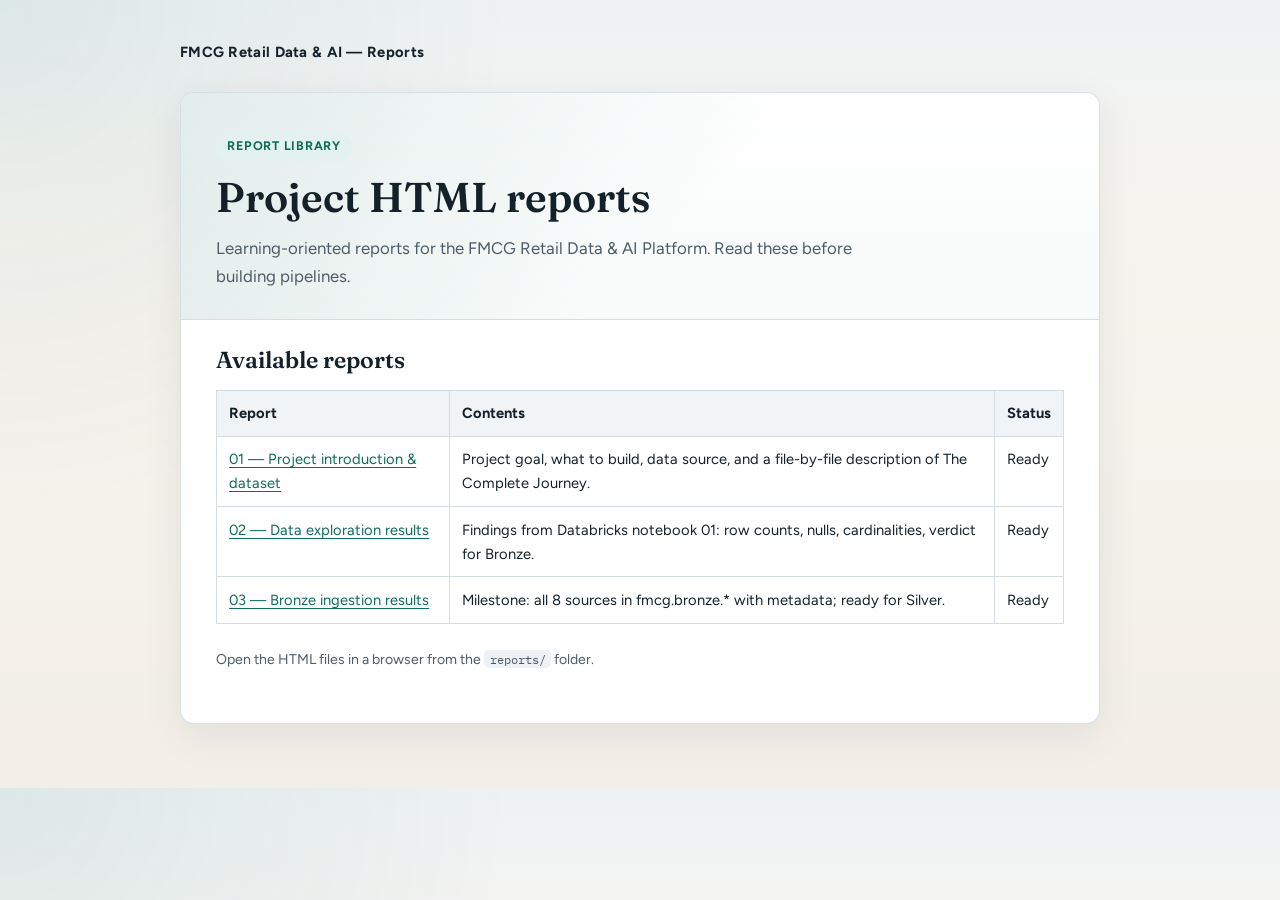
<file: reports/index.html>
<!DOCTYPE html>
<html lang="en">
<head>
  <meta charset="UTF-8" />
  <meta name="viewport" content="width=device-width, initial-scale=1" />
  <title>FMCG Reports — Index</title>
  <link rel="preconnect" href="https://fonts.googleapis.com" />
  <link rel="preconnect" href="https://fonts.gstatic.com" crossorigin />
  <link href="https://fonts.googleapis.com/css2?family=Figtree:wght@400;600;700&family=Fraunces:opsz,wght@9..144,500;9..144,650&family=IBM+Plex+Mono:wght@400;500&display=swap" rel="stylesheet" />
  <link rel="stylesheet" href="assets/report.css" />
</head>
<body>
  <div class="wrap">
    <nav class="topnav">
      <span class="brand">FMCG Retail Data &amp; AI — Reports</span>
    </nav>

    <article class="panel">
      <header class="hero">
        <p class="eyebrow">Report library</p>
        <h1>Project HTML reports</h1>
        <p class="lede">Learning-oriented reports for the FMCG Retail Data &amp; AI Platform. Read these before building pipelines.</p>
      </header>

      <div class="content">
        <h2 style="border-top: none; margin-top: 1.2rem; padding-top: 0;">Available reports</h2>
        <table>
          <thead>
            <tr>
              <th>Report</th>
              <th>Contents</th>
              <th>Status</th>
            </tr>
          </thead>
          <tbody>
            <tr>
              <td><a href="01-project-introduction-and-dataset.html">01 — Project introduction &amp; dataset</a></td>
              <td>Project goal, what to build, data source, and a file-by-file description of The Complete Journey.</td>
              <td>Ready</td>
            </tr>
            <tr>
              <td><a href="02-data-exploration-results.html">02 — Data exploration results</a></td>
              <td>Findings from Databricks notebook 01: row counts, nulls, cardinalities, verdict for Bronze.</td>
              <td>Ready</td>
            </tr>
            <tr>
              <td><a href="03-bronze-ingestion-results.html">03 — Bronze ingestion results</a></td>
              <td>Milestone: all 8 sources in fmcg.bronze.* with metadata; ready for Silver.</td>
              <td>Ready</td>
            </tr>
          </tbody>
        </table>
        <p class="footer">Open the HTML files in a browser from the <span class="path">reports/</span> folder.</p>
      </div>
    </article>
  </div>
</body>
</html>
</file>
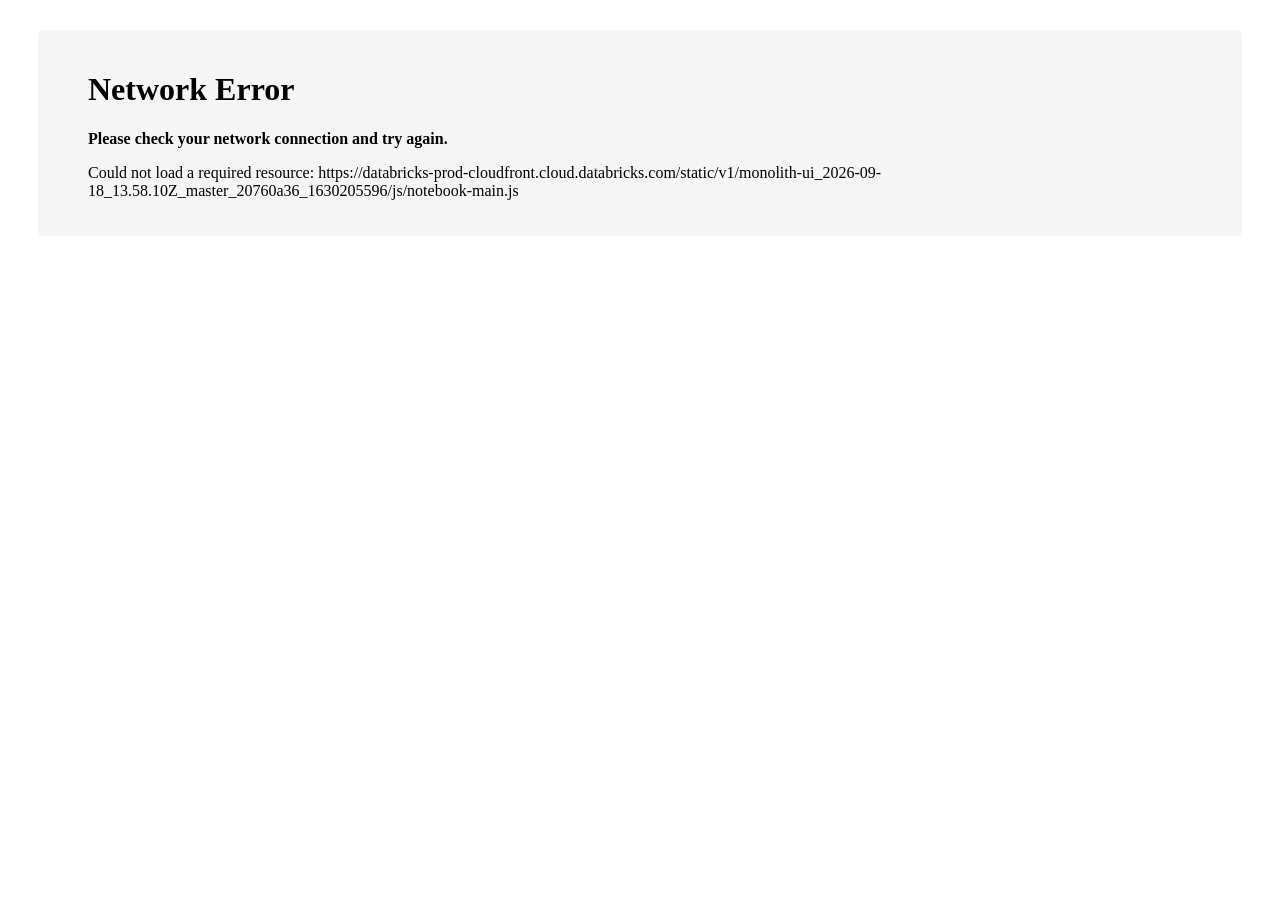
<file: notebooks/01_data_exploration.html>
<!DOCTYPE html>
<html>
<head>
  <meta name="databricks-html-version" content="1">
<title>01_data_exploration - Databricks</title>

<meta charset="utf-8">
<meta name="google" content="notranslate">
<meta name="robots" content="nofollow, noindex">
<meta http-equiv="Content-Language" content="en">
<meta http-equiv="Content-Type" content="text/html; charset=UTF8">

<link rel="stylesheet" type="text/css" href="https://databricks-prod-cloudfront.cloud.databricks.com/static/v1/monolith-ui_2026-09-18_13.58.10Z_master_20760a36_1630205596/css/notebook-main.css">
<link rel="icon" type="image/png" href="https://databricks-prod-cloudfront.cloud.databricks.com/static/v1/monolith-ui_2026-09-18_13.58.10Z_master_20760a36_1630205596/login/favicon.ico"/>
<script>window.__STATIC_SETTINGS__ = {"sandboxForSandboxFrame":"allow-scripts allow-popups allow-popups-to-escape-sandbox allow-forms allow-same-origin allow-downloads","databricks.fe.deploymentMode":"production","deploymentMode":"production","staticNotebookResourceUrl_new":"https://databricks-prod-cloudfront.cloud.databricks.com/static/v1/monolith-ui_2026-09-18_13.58.10Z_master_20760a36_1630205596/","databricks.fe.eda.sandboxForSandboxFrame":"allow-scripts allow-popups allow-popups-to-escape-sandbox allow-forms allow-same-origin allow-downloads","enableResultsDownloading":true,"disableExportNotebook":false,"enableNotebookTableClipboard":true,"enableExportNotebook":true,"staticNotebookResourceUrl":"https://databricks-prod-cloudfront.cloud.databricks.com/static/v1/monolith-ui_2026-09-18_13.58.10Z_master_20760a36_1630205596/","disableResultsDownloading":true};</script>
<script>var __DATABRICKS_NOTEBOOK_MODEL = '[base64]';</script>

</head>
<body>  <script>
window.addEventListener('load', function(event) {
  if (window.mainJsLoadError) {
    var u = 'https://databricks-prod-cloudfront.cloud.databricks.com/static/v1/monolith-ui_2026-09-18_13.58.10Z_master_20760a36_1630205596/js/notebook-main.js';
    var b = document.getElementsByTagName('body')[0];
    var c = document.createElement('div');
    c.innerHTML = ('<h1 class="error-static-notebook">Network Error</h1>' +
      '<p><b>Please check your network connection and try again.</b></p>' +
      '<p>Could not load a required resource: ' + u + '</p>');
    c.style.margin = '30px';
    c.style.padding = '20px 50px';
    c.style.backgroundColor = '#f5f5f5';
    c.style.borderRadius = '5px';
    b.appendChild(c);
  }
});
</script>
<script
 src="https://databricks-prod-cloudfront.cloud.databricks.com/static/v1/monolith-ui_2026-09-18_13.58.10Z_master_20760a36_1630205596/js/notebook-main.js"
 onerror="window.mainJsLoadError = true;"
 charset="utf-8"></script>
<script
 src="https://databricks-prod-cloudfront.cloud.databricks.com/static/v1/monolith-ui_2026-09-18_13.58.10Z_master_20760a36_1630205596/js/metrics-graphics.js"
 onerror="window.mainJsLoadError = true;"
 charset="utf-8"></script>
</body>
</html>
</file>
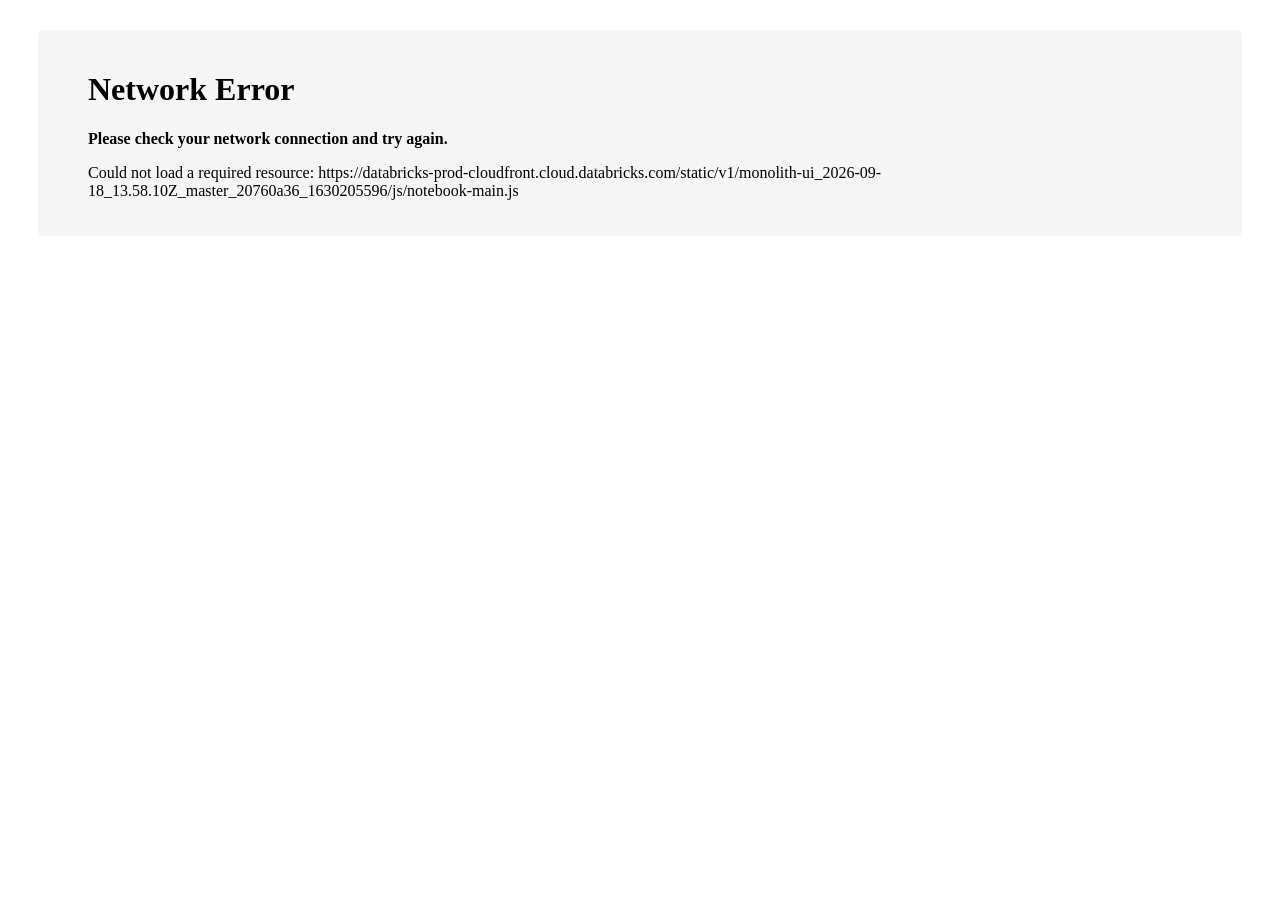
<file: notebooks/02_bronze_ingestion.html>
<!DOCTYPE html>
<html>
<head>
  <meta name="databricks-html-version" content="1">
<title>02_bronze_ingestion - Databricks</title>

<meta charset="utf-8">
<meta name="google" content="notranslate">
<meta name="robots" content="nofollow, noindex">
<meta http-equiv="Content-Language" content="en">
<meta http-equiv="Content-Type" content="text/html; charset=UTF8">

<link rel="stylesheet" type="text/css" href="https://databricks-prod-cloudfront.cloud.databricks.com/static/v1/monolith-ui_2026-09-18_13.58.10Z_master_20760a36_1630205596/css/notebook-main.css">
<link rel="icon" type="image/png" href="https://databricks-prod-cloudfront.cloud.databricks.com/static/v1/monolith-ui_2026-09-18_13.58.10Z_master_20760a36_1630205596/login/favicon.ico"/>
<script>window.__STATIC_SETTINGS__ = {"sandboxForSandboxFrame":"allow-scripts allow-popups allow-popups-to-escape-sandbox allow-forms allow-same-origin allow-downloads","databricks.fe.deploymentMode":"production","deploymentMode":"production","staticNotebookResourceUrl_new":"https://databricks-prod-cloudfront.cloud.databricks.com/static/v1/monolith-ui_2026-09-18_13.58.10Z_master_20760a36_1630205596/","databricks.fe.eda.sandboxForSandboxFrame":"allow-scripts allow-popups allow-popups-to-escape-sandbox allow-forms allow-same-origin allow-downloads","enableResultsDownloading":true,"disableExportNotebook":false,"enableNotebookTableClipboard":true,"enableExportNotebook":true,"staticNotebookResourceUrl":"https://databricks-prod-cloudfront.cloud.databricks.com/static/v1/monolith-ui_2026-09-18_13.58.10Z_master_20760a36_1630205596/","disableResultsDownloading":true};</script>
<script>var __DATABRICKS_NOTEBOOK_MODEL = '[base64]';</script>

</head>
<body>  <script>
window.addEventListener('load', function(event) {
  if (window.mainJsLoadError) {
    var u = 'https://databricks-prod-cloudfront.cloud.databricks.com/static/v1/monolith-ui_2026-09-18_13.58.10Z_master_20760a36_1630205596/js/notebook-main.js';
    var b = document.getElementsByTagName('body')[0];
    var c = document.createElement('div');
    c.innerHTML = ('<h1 class="error-static-notebook">Network Error</h1>' +
      '<p><b>Please check your network connection and try again.</b></p>' +
      '<p>Could not load a required resource: ' + u + '</p>');
    c.style.margin = '30px';
    c.style.padding = '20px 50px';
    c.style.backgroundColor = '#f5f5f5';
    c.style.borderRadius = '5px';
    b.appendChild(c);
  }
});
</script>
<script
 src="https://databricks-prod-cloudfront.cloud.databricks.com/static/v1/monolith-ui_2026-09-18_13.58.10Z_master_20760a36_1630205596/js/notebook-main.js"
 onerror="window.mainJsLoadError = true;"
 charset="utf-8"></script>
<script
 src="https://databricks-prod-cloudfront.cloud.databricks.com/static/v1/monolith-ui_2026-09-18_13.58.10Z_master_20760a36_1630205596/js/metrics-graphics.js"
 onerror="window.mainJsLoadError = true;"
 charset="utf-8"></script>
</body>
</html>
</file>
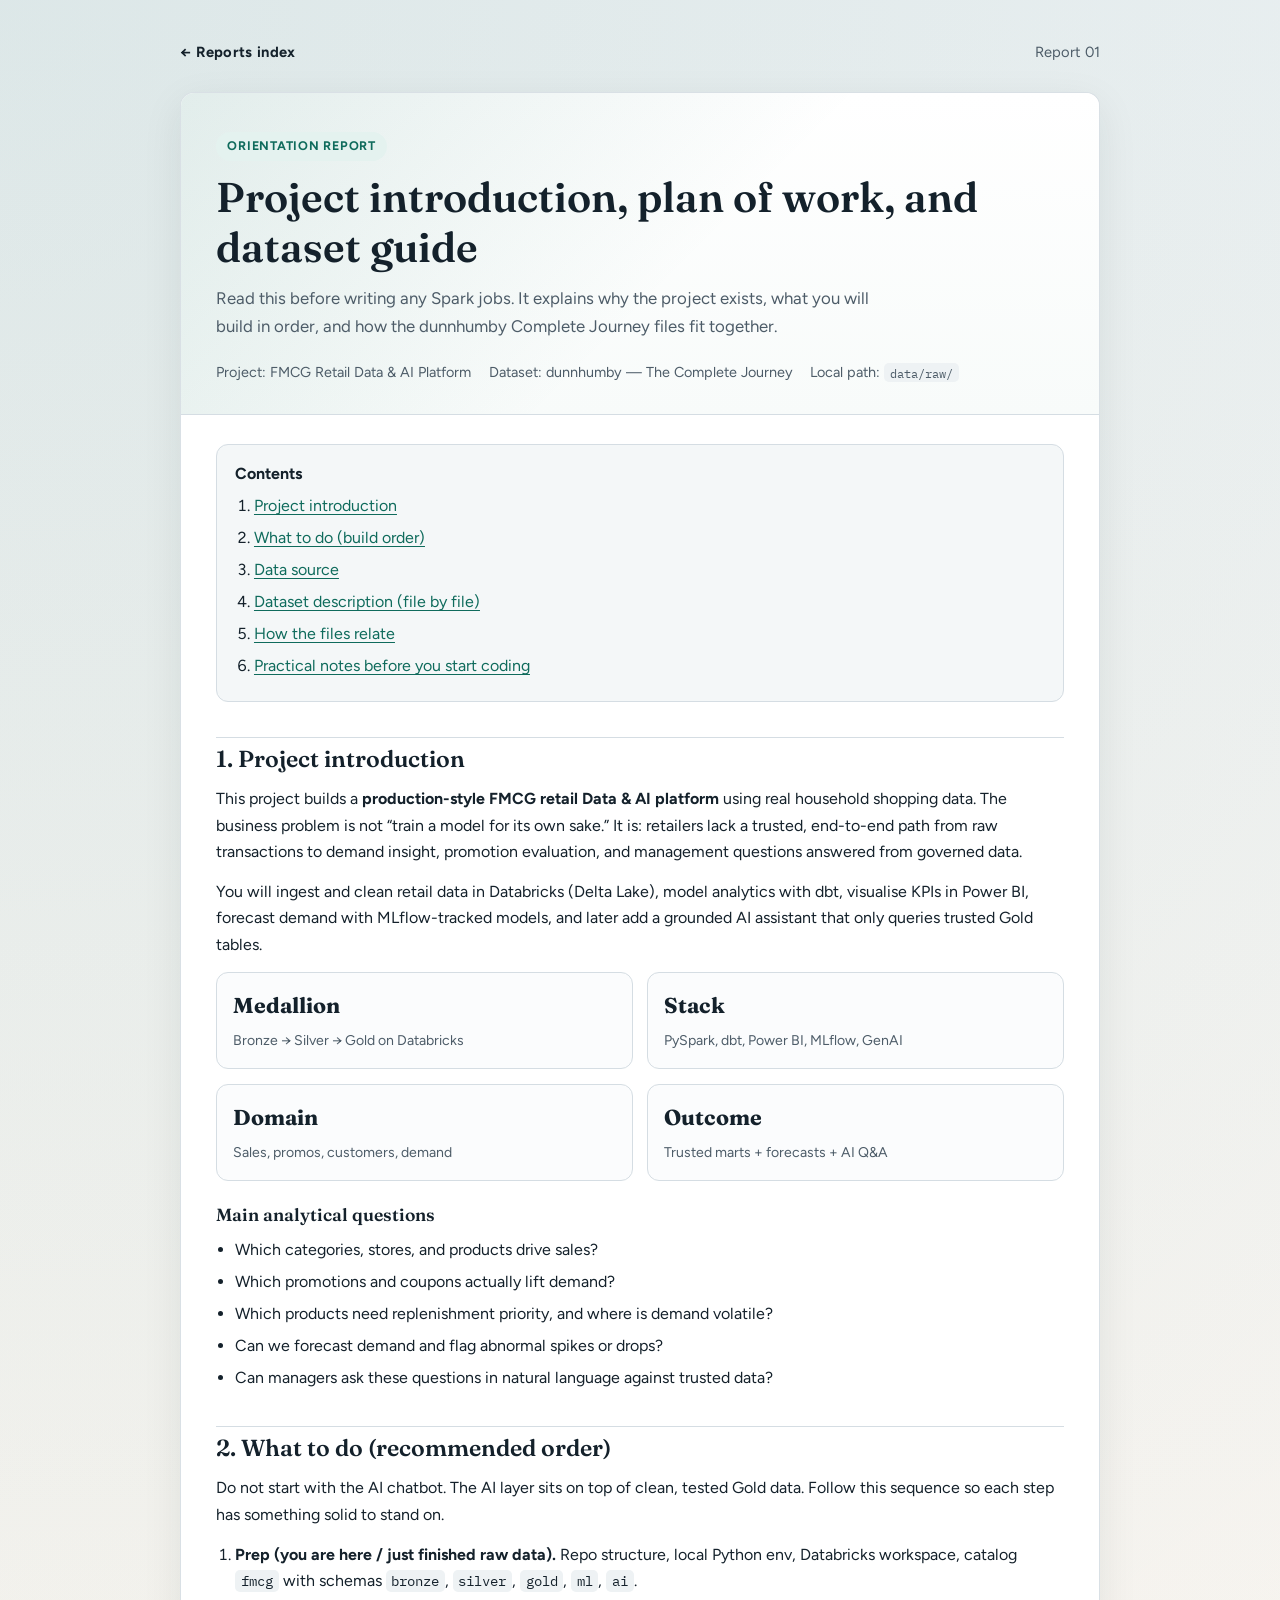
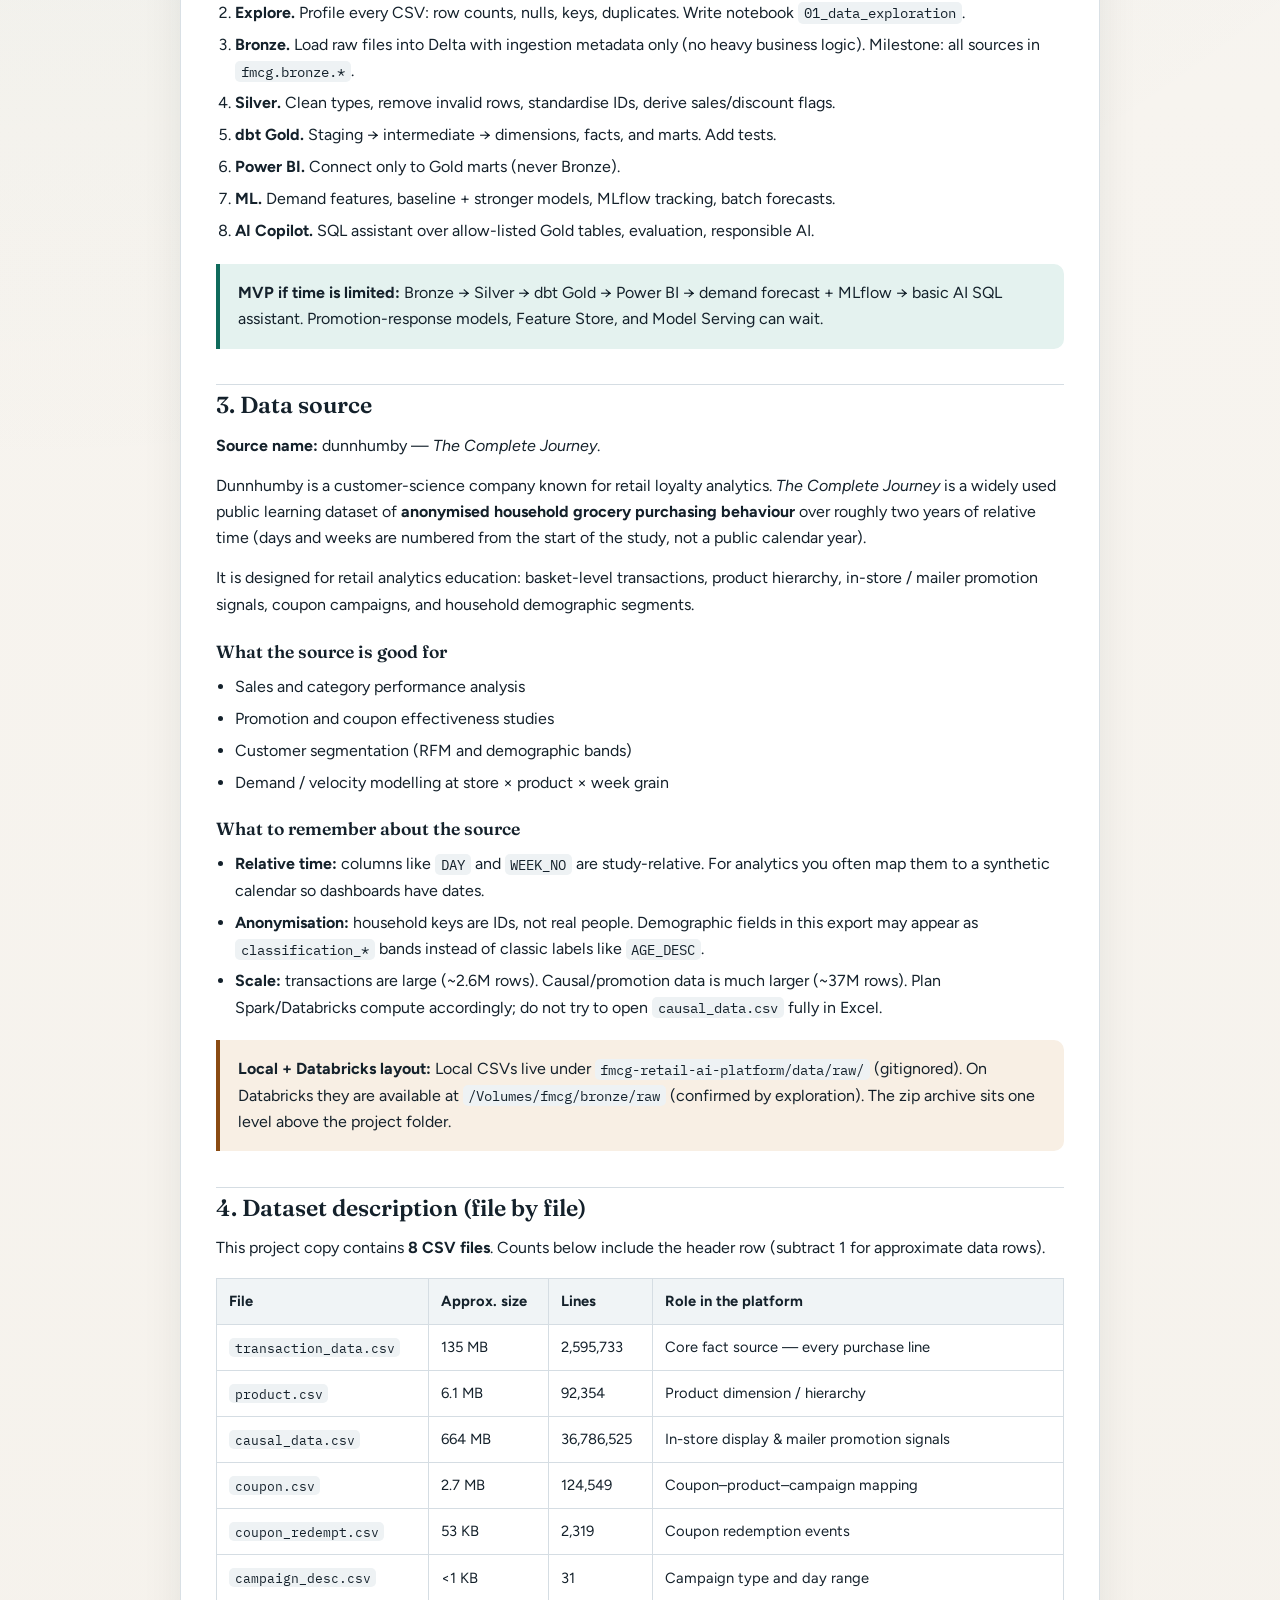
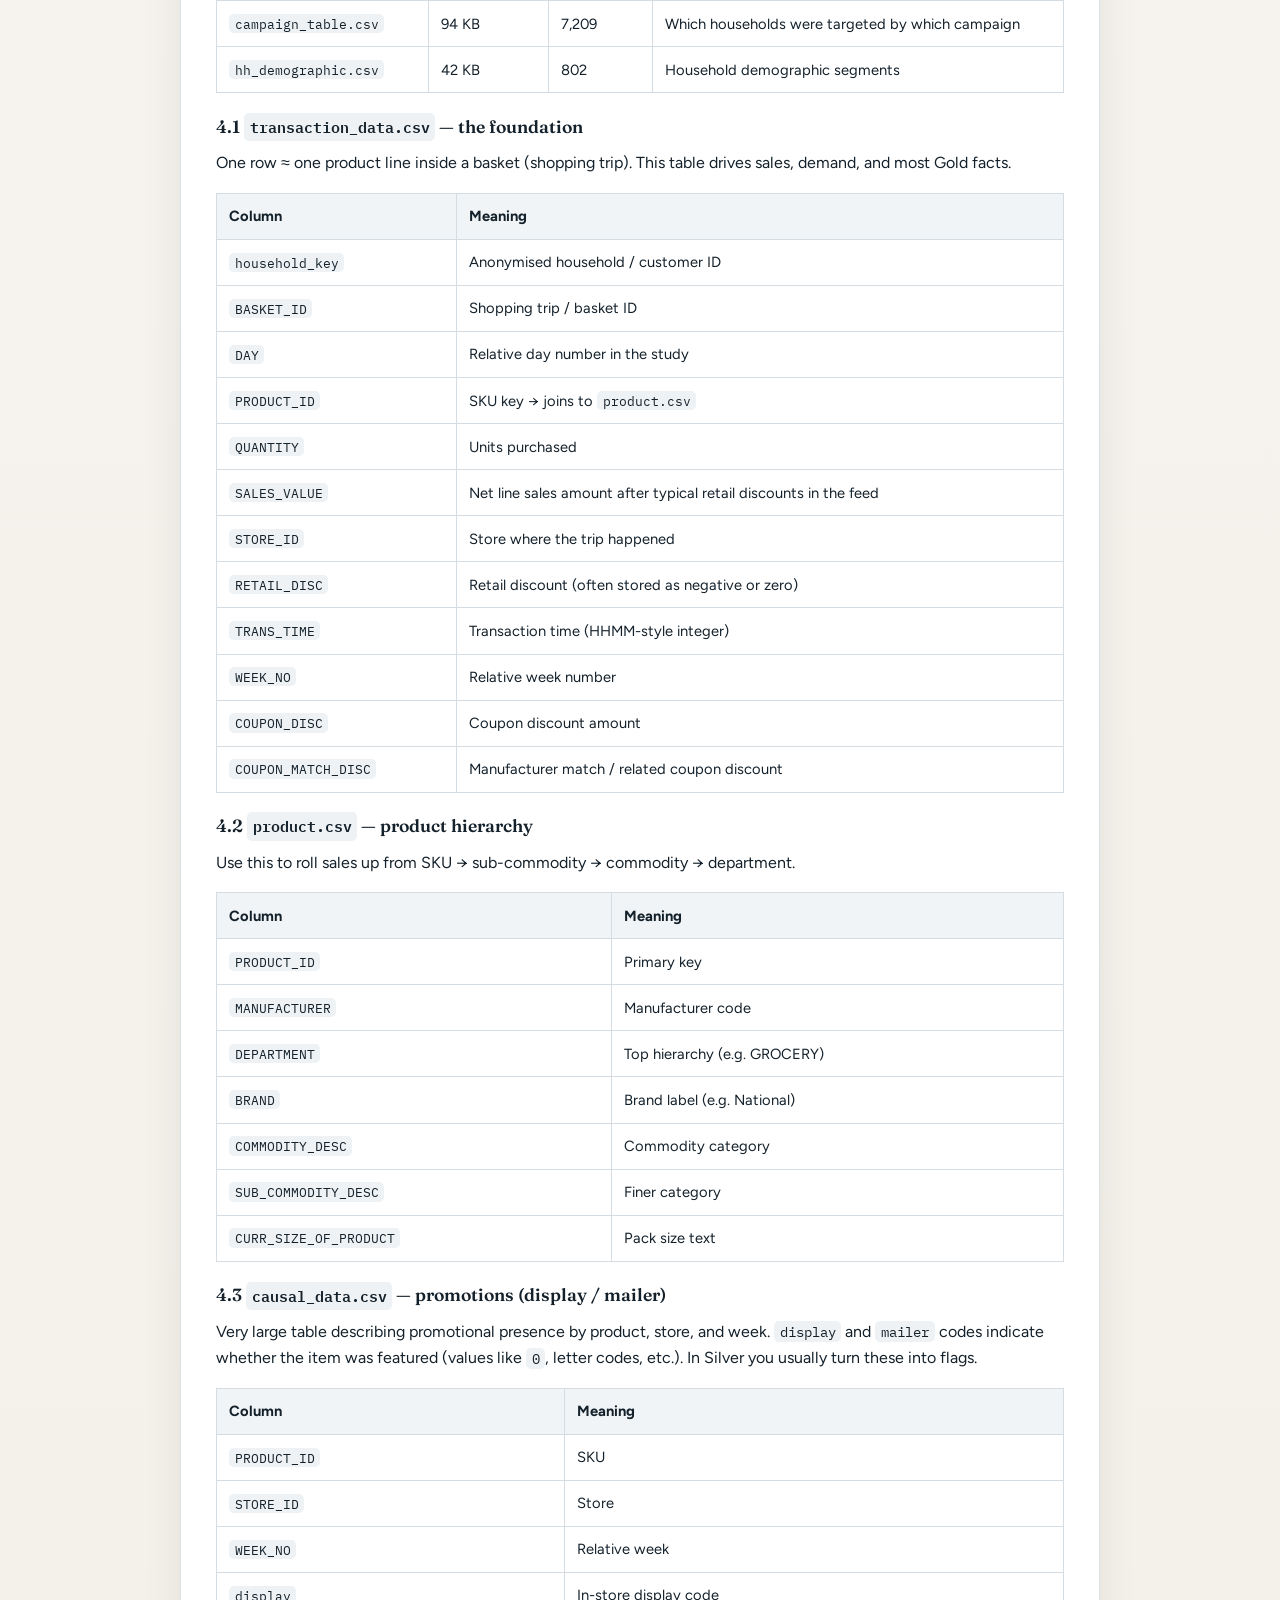
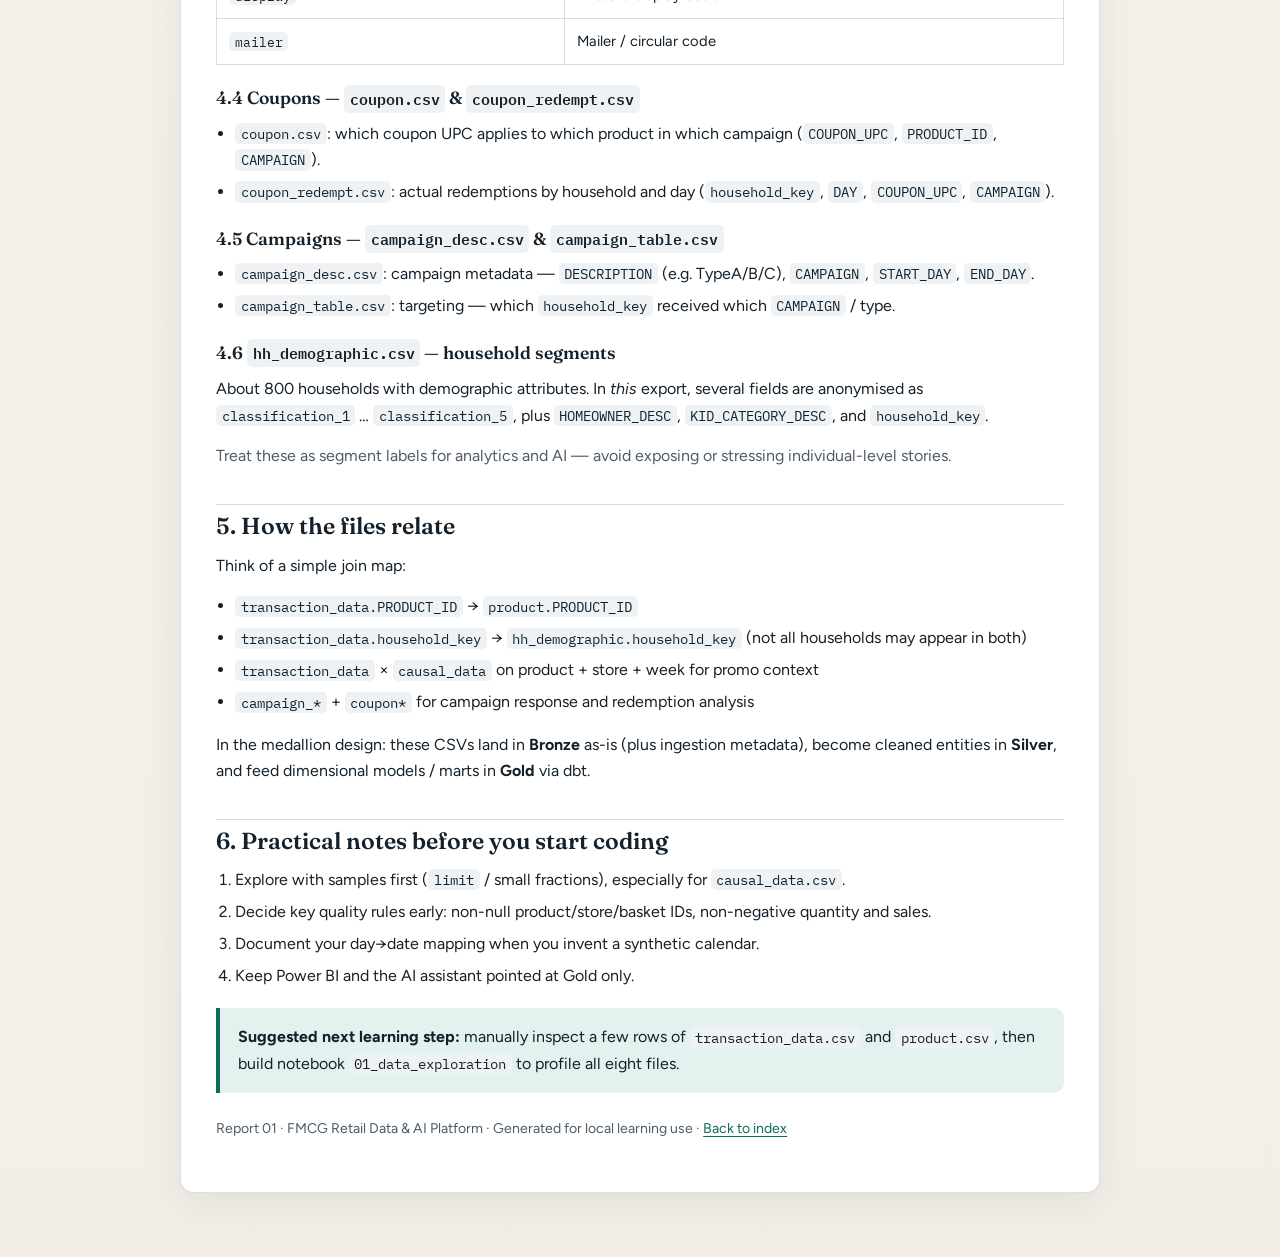
<file: reports/01-project-introduction-and-dataset.html>
<!DOCTYPE html>
<html lang="en">
<head>
  <meta charset="UTF-8" />
  <meta name="viewport" content="width=device-width, initial-scale=1" />
  <title>01 — Project introduction &amp; dataset | FMCG Reports</title>
  <link rel="preconnect" href="https://fonts.googleapis.com" />
  <link rel="preconnect" href="https://fonts.gstatic.com" crossorigin />
  <link href="https://fonts.googleapis.com/css2?family=Figtree:wght@400;600;700&family=Fraunces:opsz,wght@9..144,500;9..144,650&family=IBM+Plex+Mono:wght@400;500&display=swap" rel="stylesheet" />
  <link rel="stylesheet" href="assets/report.css" />
</head>
<body>
  <div class="wrap">
    <nav class="topnav">
      <a class="brand" href="index.html">← Reports index</a>
      <span class="muted">Report 01</span>
    </nav>

    <article class="panel">
      <header class="hero">
        <p class="eyebrow">Orientation report</p>
        <h1>Project introduction, plan of work, and dataset guide</h1>
        <p class="lede">
          Read this before writing any Spark jobs. It explains why the project exists,
          what you will build in order, and how the dunnhumby Complete Journey files fit together.
        </p>
        <div class="meta">
          <span>Project: FMCG Retail Data &amp; AI Platform</span>
          <span>Dataset: dunnhumby — The Complete Journey</span>
          <span>Local path: <span class="path">data/raw/</span></span>
        </div>
      </header>

      <div class="content">
        <nav class="toc" aria-label="Table of contents">
          <strong>Contents</strong>
          <ol>
            <li><a href="#intro">Project introduction</a></li>
            <li><a href="#what-to-do">What to do (build order)</a></li>
            <li><a href="#data-source">Data source</a></li>
            <li><a href="#dataset">Dataset description (file by file)</a></li>
            <li><a href="#relationships">How the files relate</a></li>
            <li><a href="#notes">Practical notes before you start coding</a></li>
          </ol>
        </nav>

        <h2 id="intro">1. Project introduction</h2>
        <p>
          This project builds a <strong>production-style FMCG retail Data &amp; AI platform</strong>
          using real household shopping data. The business problem is not “train a model for its own sake.”
          It is: retailers lack a trusted, end-to-end path from raw transactions to demand insight,
          promotion evaluation, and management questions answered from governed data.
        </p>
        <p>
          You will ingest and clean retail data in Databricks (Delta Lake), model analytics with dbt,
          visualise KPIs in Power BI, forecast demand with MLflow-tracked models, and later add a
          grounded AI assistant that only queries trusted Gold tables.
        </p>

        <div class="grid-2">
          <div class="stat">
            <strong>Medallion</strong>
            <span>Bronze → Silver → Gold on Databricks</span>
          </div>
          <div class="stat">
            <strong>Stack</strong>
            <span>PySpark, dbt, Power BI, MLflow, GenAI</span>
          </div>
          <div class="stat">
            <strong>Domain</strong>
            <span>Sales, promos, customers, demand</span>
          </div>
          <div class="stat">
            <strong>Outcome</strong>
            <span>Trusted marts + forecasts + AI Q&amp;A</span>
          </div>
        </div>

        <h3>Main analytical questions</h3>
        <ul>
          <li>Which categories, stores, and products drive sales?</li>
          <li>Which promotions and coupons actually lift demand?</li>
          <li>Which products need replenishment priority, and where is demand volatile?</li>
          <li>Can we forecast demand and flag abnormal spikes or drops?</li>
          <li>Can managers ask these questions in natural language against trusted data?</li>
        </ul>

        <h2 id="what-to-do">2. What to do (recommended order)</h2>
        <p>
          Do not start with the AI chatbot. The AI layer sits on top of clean, tested Gold data.
          Follow this sequence so each step has something solid to stand on.
        </p>

        <ol>
          <li>
            <strong>Prep (you are here / just finished raw data).</strong>
            Repo structure, local Python env, Databricks workspace, catalog
            <code>fmcg</code> with schemas <code>bronze</code>, <code>silver</code>, <code>gold</code>, <code>ml</code>, <code>ai</code>.
          </li>
          <li>
            <strong>Explore.</strong>
            Profile every CSV: row counts, nulls, keys, duplicates. Write notebook
            <code>01_data_exploration</code>.
          </li>
          <li>
            <strong>Bronze.</strong>
            Load raw files into Delta with ingestion metadata only (no heavy business logic).
            Milestone: all sources in <code>fmcg.bronze.*</code>.
          </li>
          <li>
            <strong>Silver.</strong>
            Clean types, remove invalid rows, standardise IDs, derive sales/discount flags.
          </li>
          <li>
            <strong>dbt Gold.</strong>
            Staging → intermediate → dimensions, facts, and marts. Add tests.
          </li>
          <li>
            <strong>Power BI.</strong>
            Connect only to Gold marts (never Bronze).
          </li>
          <li>
            <strong>ML.</strong>
            Demand features, baseline + stronger models, MLflow tracking, batch forecasts.
          </li>
          <li>
            <strong>AI Copilot.</strong>
            SQL assistant over allow-listed Gold tables, evaluation, responsible AI.
          </li>
        </ol>

        <div class="callout">
          <strong>MVP if time is limited:</strong>
          Bronze → Silver → dbt Gold → Power BI → demand forecast + MLflow → basic AI SQL assistant.
          Promotion-response models, Feature Store, and Model Serving can wait.
        </div>

        <h2 id="data-source">3. Data source</h2>
        <p>
          <strong>Source name:</strong> dunnhumby — <em>The Complete Journey</em>.
        </p>
        <p>
          Dunnhumby is a customer-science company known for retail loyalty analytics.
          <em>The Complete Journey</em> is a widely used public learning dataset of
          <strong>anonymised household grocery purchasing behaviour</strong> over roughly two years
          of relative time (days and weeks are numbered from the start of the study, not a public calendar year).
        </p>
        <p>
          It is designed for retail analytics education: basket-level transactions, product hierarchy,
          in-store / mailer promotion signals, coupon campaigns, and household demographic segments.
        </p>

        <h3>What the source is good for</h3>
        <ul>
          <li>Sales and category performance analysis</li>
          <li>Promotion and coupon effectiveness studies</li>
          <li>Customer segmentation (RFM and demographic bands)</li>
          <li>Demand / velocity modelling at store × product × week grain</li>
        </ul>

        <h3>What to remember about the source</h3>
        <ul>
          <li>
            <strong>Relative time:</strong> columns like <code>DAY</code> and <code>WEEK_NO</code> are study-relative.
            For analytics you often map them to a synthetic calendar so dashboards have dates.
          </li>
          <li>
            <strong>Anonymisation:</strong> household keys are IDs, not real people. Demographic fields in this
            export may appear as <code>classification_*</code> bands instead of classic labels like <code>AGE_DESC</code>.
          </li>
          <li>
            <strong>Scale:</strong> transactions are large (~2.6M rows). Causal/promotion data is much larger (~37M rows).
            Plan Spark/Databricks compute accordingly; do not try to open <code>causal_data.csv</code> fully in Excel.
          </li>
        </ul>

        <div class="callout warn">
          <strong>Local + Databricks layout:</strong>
          Local CSVs live under
          <span class="path">fmcg-retail-ai-platform/data/raw/</span>
          (gitignored). On Databricks they are available at
          <span class="path">/Volumes/fmcg/bronze/raw</span>
          (confirmed by exploration). The zip archive sits one level above the project folder.
        </div>

        <h2 id="dataset">4. Dataset description (file by file)</h2>
        <p>
          This project copy contains <strong>8 CSV files</strong>. Counts below include the header row
          (subtract 1 for approximate data rows).
        </p>

        <table>
          <thead>
            <tr>
              <th>File</th>
              <th>Approx. size</th>
              <th>Lines</th>
              <th>Role in the platform</th>
            </tr>
          </thead>
          <tbody>
            <tr>
              <td><code>transaction_data.csv</code></td>
              <td>135 MB</td>
              <td>2,595,733</td>
              <td>Core fact source — every purchase line</td>
            </tr>
            <tr>
              <td><code>product.csv</code></td>
              <td>6.1 MB</td>
              <td>92,354</td>
              <td>Product dimension / hierarchy</td>
            </tr>
            <tr>
              <td><code>causal_data.csv</code></td>
              <td>664 MB</td>
              <td>36,786,525</td>
              <td>In-store display &amp; mailer promotion signals</td>
            </tr>
            <tr>
              <td><code>coupon.csv</code></td>
              <td>2.7 MB</td>
              <td>124,549</td>
              <td>Coupon–product–campaign mapping</td>
            </tr>
            <tr>
              <td><code>coupon_redempt.csv</code></td>
              <td>53 KB</td>
              <td>2,319</td>
              <td>Coupon redemption events</td>
            </tr>
            <tr>
              <td><code>campaign_desc.csv</code></td>
              <td>&lt;1 KB</td>
              <td>31</td>
              <td>Campaign type and day range</td>
            </tr>
            <tr>
              <td><code>campaign_table.csv</code></td>
              <td>94 KB</td>
              <td>7,209</td>
              <td>Which households were targeted by which campaign</td>
            </tr>
            <tr>
              <td><code>hh_demographic.csv</code></td>
              <td>42 KB</td>
              <td>802</td>
              <td>Household demographic segments</td>
            </tr>
          </tbody>
        </table>

        <h3>4.1 <code>transaction_data.csv</code> — the foundation</h3>
        <p>
          One row ≈ one product line inside a basket (shopping trip). This table drives sales, demand,
          and most Gold facts.
        </p>
        <table>
          <thead>
            <tr><th>Column</th><th>Meaning</th></tr>
          </thead>
          <tbody>
            <tr><td><code>household_key</code></td><td>Anonymised household / customer ID</td></tr>
            <tr><td><code>BASKET_ID</code></td><td>Shopping trip / basket ID</td></tr>
            <tr><td><code>DAY</code></td><td>Relative day number in the study</td></tr>
            <tr><td><code>PRODUCT_ID</code></td><td>SKU key → joins to <code>product.csv</code></td></tr>
            <tr><td><code>QUANTITY</code></td><td>Units purchased</td></tr>
            <tr><td><code>SALES_VALUE</code></td><td>Net line sales amount after typical retail discounts in the feed</td></tr>
            <tr><td><code>STORE_ID</code></td><td>Store where the trip happened</td></tr>
            <tr><td><code>RETAIL_DISC</code></td><td>Retail discount (often stored as negative or zero)</td></tr>
            <tr><td><code>TRANS_TIME</code></td><td>Transaction time (HHMM-style integer)</td></tr>
            <tr><td><code>WEEK_NO</code></td><td>Relative week number</td></tr>
            <tr><td><code>COUPON_DISC</code></td><td>Coupon discount amount</td></tr>
            <tr><td><code>COUPON_MATCH_DISC</code></td><td>Manufacturer match / related coupon discount</td></tr>
          </tbody>
        </table>

        <h3>4.2 <code>product.csv</code> — product hierarchy</h3>
        <p>Use this to roll sales up from SKU → sub-commodity → commodity → department.</p>
        <table>
          <thead>
            <tr><th>Column</th><th>Meaning</th></tr>
          </thead>
          <tbody>
            <tr><td><code>PRODUCT_ID</code></td><td>Primary key</td></tr>
            <tr><td><code>MANUFACTURER</code></td><td>Manufacturer code</td></tr>
            <tr><td><code>DEPARTMENT</code></td><td>Top hierarchy (e.g. GROCERY)</td></tr>
            <tr><td><code>BRAND</code></td><td>Brand label (e.g. National)</td></tr>
            <tr><td><code>COMMODITY_DESC</code></td><td>Commodity category</td></tr>
            <tr><td><code>SUB_COMMODITY_DESC</code></td><td>Finer category</td></tr>
            <tr><td><code>CURR_SIZE_OF_PRODUCT</code></td><td>Pack size text</td></tr>
          </tbody>
        </table>

        <h3>4.3 <code>causal_data.csv</code> — promotions (display / mailer)</h3>
        <p>
          Very large table describing promotional presence by product, store, and week.
          <code>display</code> and <code>mailer</code> codes indicate whether the item was featured
          (values like <code>0</code>, letter codes, etc.). In Silver you usually turn these into flags.
        </p>
        <table>
          <thead>
            <tr><th>Column</th><th>Meaning</th></tr>
          </thead>
          <tbody>
            <tr><td><code>PRODUCT_ID</code></td><td>SKU</td></tr>
            <tr><td><code>STORE_ID</code></td><td>Store</td></tr>
            <tr><td><code>WEEK_NO</code></td><td>Relative week</td></tr>
            <tr><td><code>display</code></td><td>In-store display code</td></tr>
            <tr><td><code>mailer</code></td><td>Mailer / circular code</td></tr>
          </tbody>
        </table>

        <h3>4.4 Coupons — <code>coupon.csv</code> &amp; <code>coupon_redempt.csv</code></h3>
        <ul>
          <li>
            <code>coupon.csv</code>: which coupon UPC applies to which product in which campaign
            (<code>COUPON_UPC</code>, <code>PRODUCT_ID</code>, <code>CAMPAIGN</code>).
          </li>
          <li>
            <code>coupon_redempt.csv</code>: actual redemptions by household and day
            (<code>household_key</code>, <code>DAY</code>, <code>COUPON_UPC</code>, <code>CAMPAIGN</code>).
          </li>
        </ul>

        <h3>4.5 Campaigns — <code>campaign_desc.csv</code> &amp; <code>campaign_table.csv</code></h3>
        <ul>
          <li>
            <code>campaign_desc.csv</code>: campaign metadata —
            <code>DESCRIPTION</code> (e.g. TypeA/B/C), <code>CAMPAIGN</code>, <code>START_DAY</code>, <code>END_DAY</code>.
          </li>
          <li>
            <code>campaign_table.csv</code>: targeting —
            which <code>household_key</code> received which <code>CAMPAIGN</code> / type.
          </li>
        </ul>

        <h3>4.6 <code>hh_demographic.csv</code> — household segments</h3>
        <p>
          About 800 households with demographic attributes. In <em>this</em> export, several fields are
          anonymised as <code>classification_1</code> … <code>classification_5</code>, plus
          <code>HOMEOWNER_DESC</code>, <code>KID_CATEGORY_DESC</code>, and <code>household_key</code>.
        </p>
        <p class="muted">
          Treat these as segment labels for analytics and AI — avoid exposing or stressing individual-level stories.
        </p>

        <h2 id="relationships">5. How the files relate</h2>
        <p>Think of a simple join map:</p>
        <ul>
          <li><code>transaction_data.PRODUCT_ID</code> → <code>product.PRODUCT_ID</code></li>
          <li><code>transaction_data.household_key</code> → <code>hh_demographic.household_key</code> (not all households may appear in both)</li>
          <li><code>transaction_data</code> × <code>causal_data</code> on product + store + week for promo context</li>
          <li><code>campaign_*</code> + <code>coupon*</code> for campaign response and redemption analysis</li>
        </ul>
        <p>
          In the medallion design: these CSVs land in <strong>Bronze</strong> as-is (plus ingestion metadata),
          become cleaned entities in <strong>Silver</strong>, and feed dimensional models / marts in <strong>Gold</strong> via dbt.
        </p>

        <h2 id="notes">6. Practical notes before you start coding</h2>
        <ol>
          <li>Explore with samples first (<code>limit</code> / small fractions), especially for <code>causal_data.csv</code>.</li>
          <li>Decide key quality rules early: non-null product/store/basket IDs, non-negative quantity and sales.</li>
          <li>Document your day→date mapping when you invent a synthetic calendar.</li>
          <li>Keep Power BI and the AI assistant pointed at Gold only.</li>
        </ol>

        <div class="callout">
          <strong>Suggested next learning step:</strong>
          manually inspect a few rows of <code>transaction_data.csv</code> and <code>product.csv</code>,
          then build notebook <code>01_data_exploration</code> to profile all eight files.
        </div>

        <p class="footer">
          Report 01 · FMCG Retail Data &amp; AI Platform · Generated for local learning use ·
          <a href="index.html">Back to index</a>
        </p>
      </div>
    </article>
  </div>
</body>
</html>
</file>
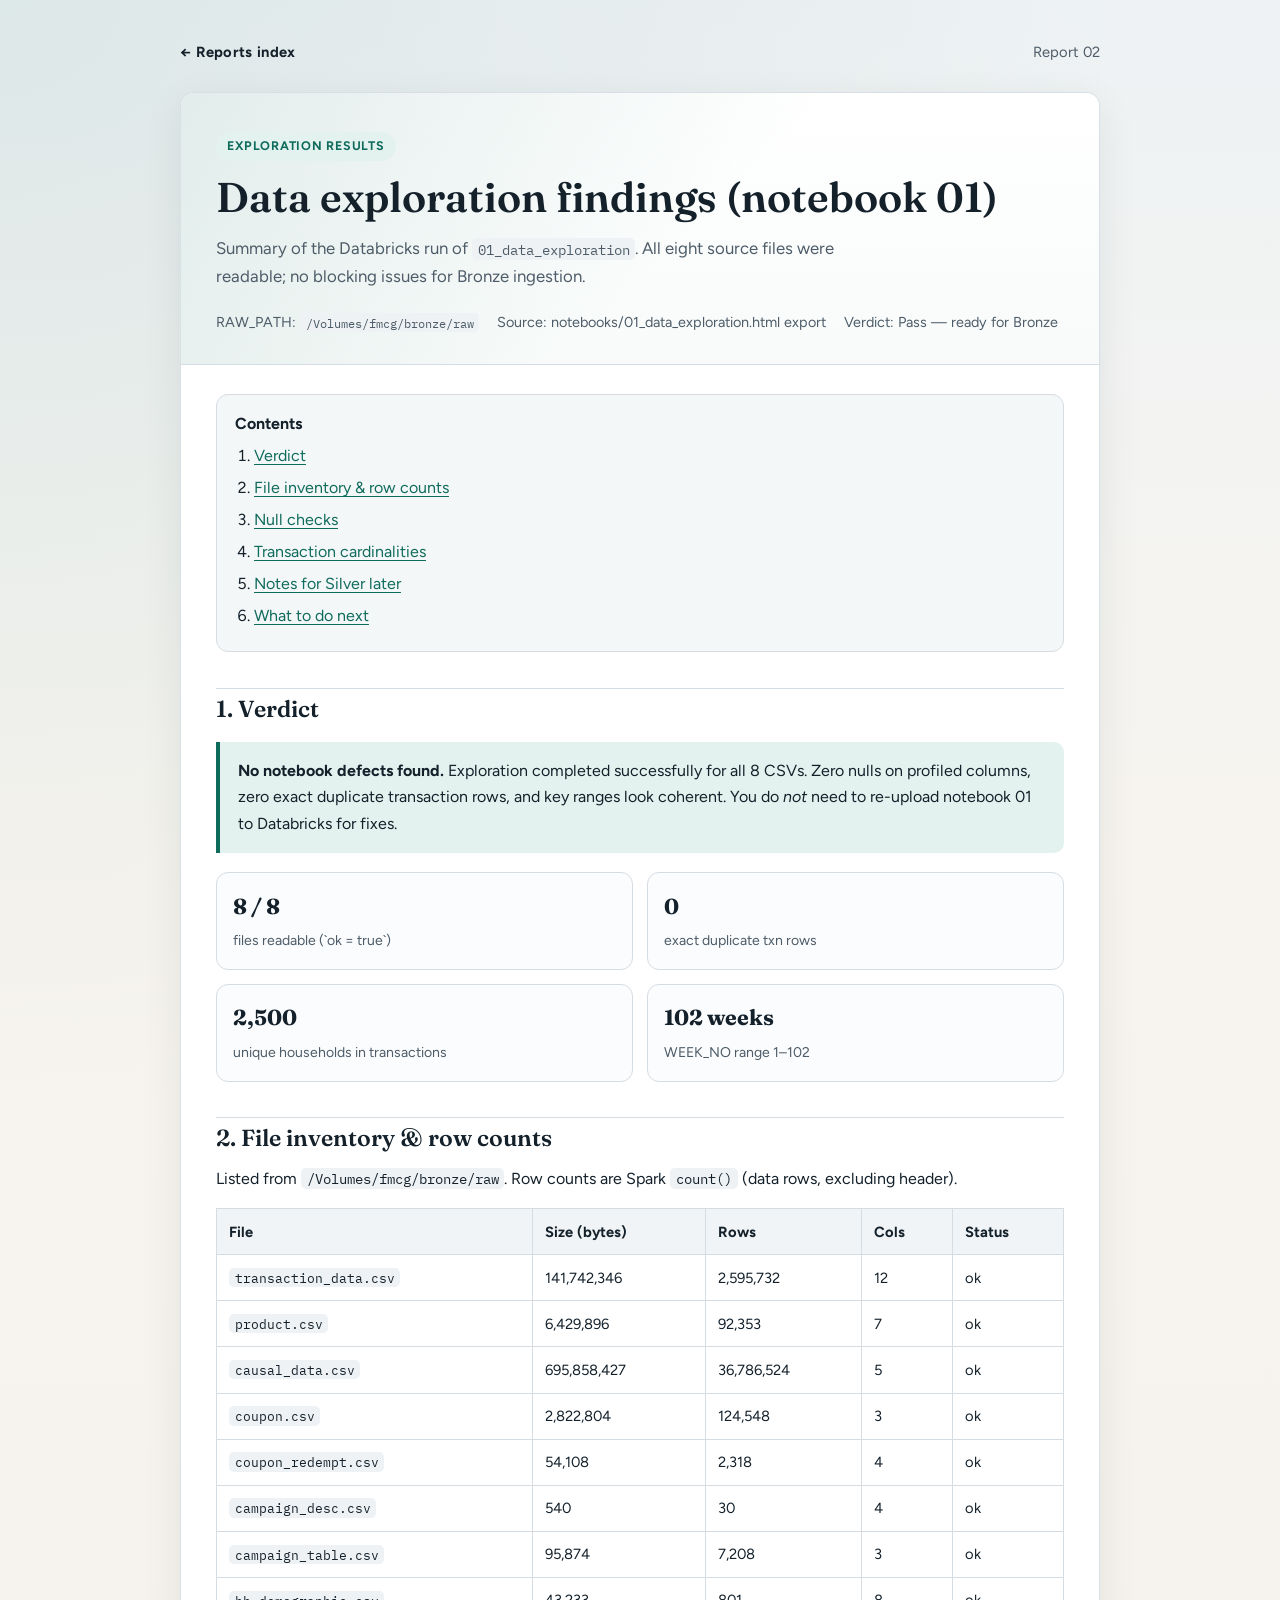
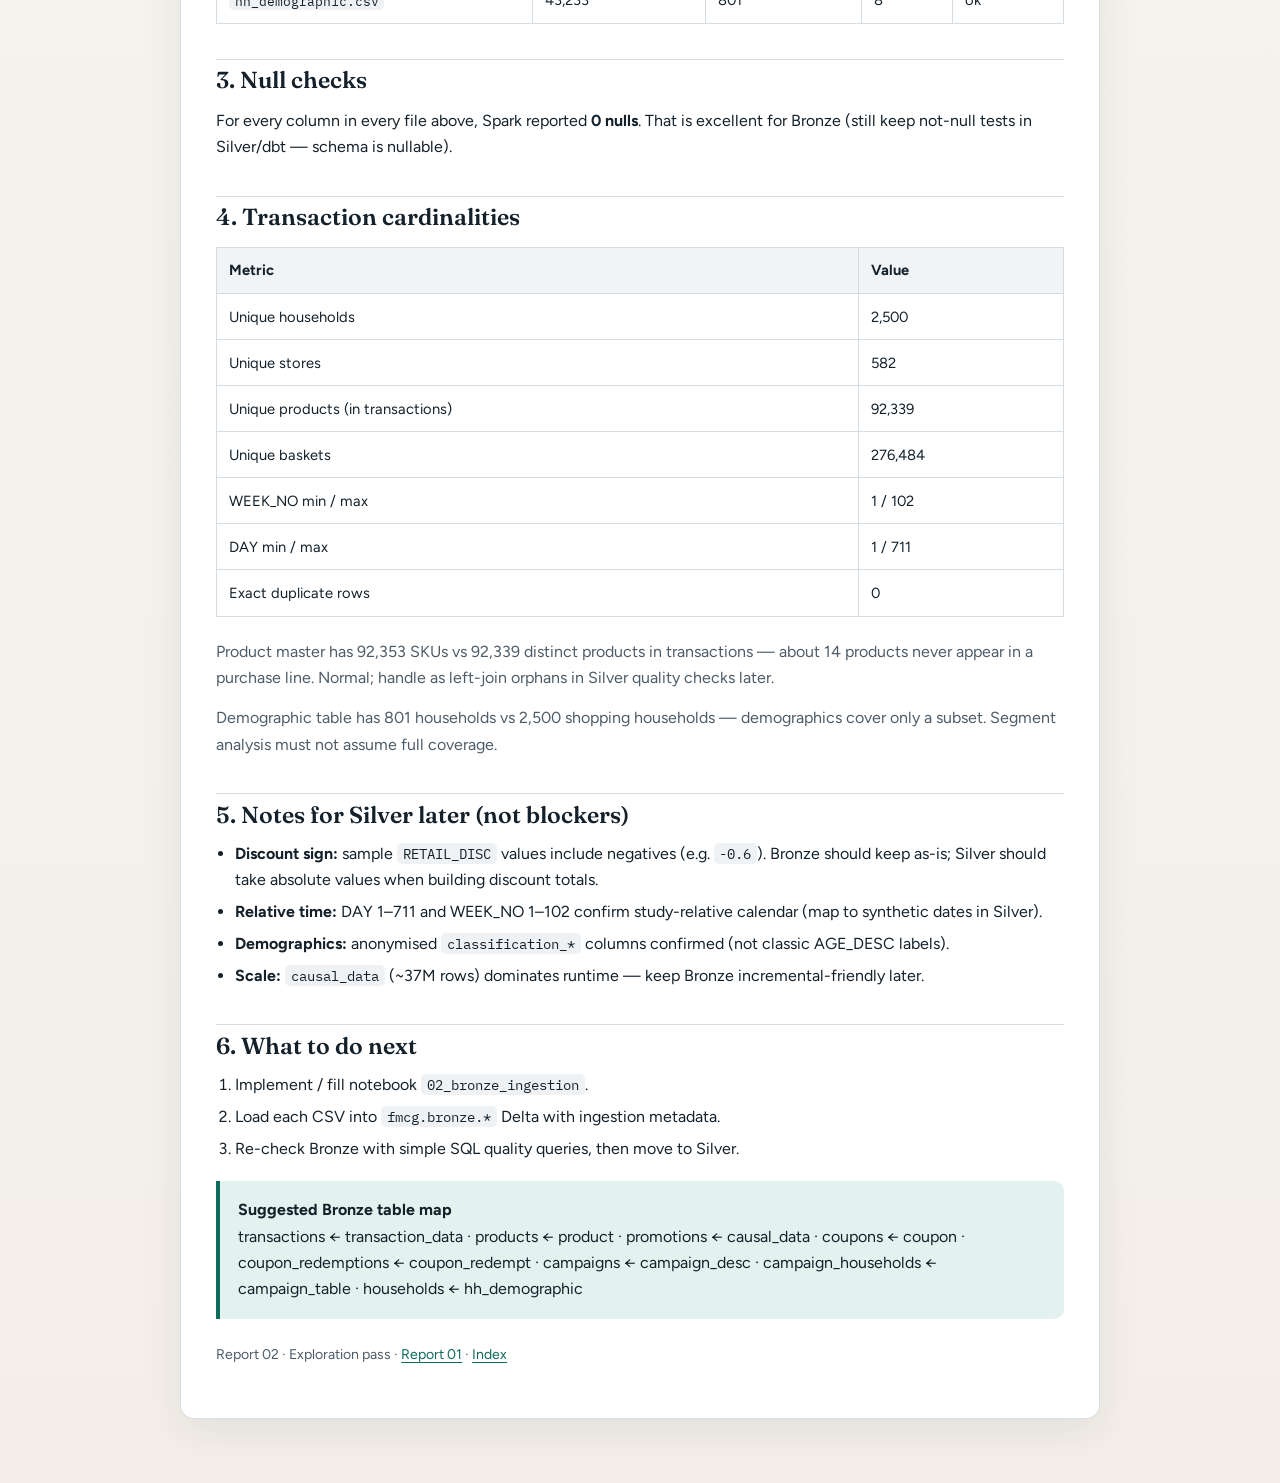
<file: reports/02-data-exploration-results.html>
<!DOCTYPE html>
<html lang="en">
<head>
  <meta charset="UTF-8" />
  <meta name="viewport" content="width=device-width, initial-scale=1" />
  <title>02 — Data exploration results | FMCG Reports</title>
  <link rel="preconnect" href="https://fonts.googleapis.com" />
  <link rel="preconnect" href="https://fonts.gstatic.com" crossorigin />
  <link href="https://fonts.googleapis.com/css2?family=Figtree:wght@400;600;700&family=Fraunces:opsz,wght@9..144,500;9..144,650&family=IBM+Plex+Mono:wght@400;500&display=swap" rel="stylesheet" />
  <link rel="stylesheet" href="assets/report.css" />
</head>
<body>
  <div class="wrap">
    <nav class="topnav">
      <a class="brand" href="index.html">← Reports index</a>
      <span class="muted">Report 02</span>
    </nav>

    <article class="panel">
      <header class="hero">
        <p class="eyebrow">Exploration results</p>
        <h1>Data exploration findings (notebook 01)</h1>
        <p class="lede">
          Summary of the Databricks run of <code>01_data_exploration</code>.
          All eight source files were readable; no blocking issues for Bronze ingestion.
        </p>
        <div class="meta">
          <span>RAW_PATH: <span class="path">/Volumes/fmcg/bronze/raw</span></span>
          <span>Source: notebooks/01_data_exploration.html export</span>
          <span>Verdict: Pass — ready for Bronze</span>
        </div>
      </header>

      <div class="content">
        <nav class="toc" aria-label="Table of contents">
          <strong>Contents</strong>
          <ol>
            <li><a href="#verdict">Verdict</a></li>
            <li><a href="#files">File inventory &amp; row counts</a></li>
            <li><a href="#nulls">Null checks</a></li>
            <li><a href="#cardinalities">Transaction cardinalities</a></li>
            <li><a href="#notes">Notes for Silver later</a></li>
            <li><a href="#next">What to do next</a></li>
          </ol>
        </nav>

        <h2 id="verdict">1. Verdict</h2>
        <div class="callout">
          <strong>No notebook defects found.</strong>
          Exploration completed successfully for all 8 CSVs. Zero nulls on profiled columns,
          zero exact duplicate transaction rows, and key ranges look coherent.
          You do <em>not</em> need to re-upload notebook 01 to Databricks for fixes.
        </div>

        <div class="grid-2">
          <div class="stat"><strong>8 / 8</strong><span>files readable (`ok = true`)</span></div>
          <div class="stat"><strong>0</strong><span>exact duplicate txn rows</span></div>
          <div class="stat"><strong>2,500</strong><span>unique households in transactions</span></div>
          <div class="stat"><strong>102 weeks</strong><span>WEEK_NO range 1–102</span></div>
        </div>

        <h2 id="files">2. File inventory &amp; row counts</h2>
        <p>
          Listed from <span class="path">/Volumes/fmcg/bronze/raw</span>.
          Row counts are Spark <code>count()</code> (data rows, excluding header).
        </p>
        <table>
          <thead>
            <tr>
              <th>File</th>
              <th>Size (bytes)</th>
              <th>Rows</th>
              <th>Cols</th>
              <th>Status</th>
            </tr>
          </thead>
          <tbody>
            <tr><td><code>transaction_data.csv</code></td><td>141,742,346</td><td>2,595,732</td><td>12</td><td>ok</td></tr>
            <tr><td><code>product.csv</code></td><td>6,429,896</td><td>92,353</td><td>7</td><td>ok</td></tr>
            <tr><td><code>causal_data.csv</code></td><td>695,858,427</td><td>36,786,524</td><td>5</td><td>ok</td></tr>
            <tr><td><code>coupon.csv</code></td><td>2,822,804</td><td>124,548</td><td>3</td><td>ok</td></tr>
            <tr><td><code>coupon_redempt.csv</code></td><td>54,108</td><td>2,318</td><td>4</td><td>ok</td></tr>
            <tr><td><code>campaign_desc.csv</code></td><td>540</td><td>30</td><td>4</td><td>ok</td></tr>
            <tr><td><code>campaign_table.csv</code></td><td>95,874</td><td>7,208</td><td>3</td><td>ok</td></tr>
            <tr><td><code>hh_demographic.csv</code></td><td>43,233</td><td>801</td><td>8</td><td>ok</td></tr>
          </tbody>
        </table>

        <h2 id="nulls">3. Null checks</h2>
        <p>
          For every column in every file above, Spark reported <strong>0 nulls</strong>.
          That is excellent for Bronze (still keep not-null tests in Silver/dbt — schema is nullable).
        </p>

        <h2 id="cardinalities">4. Transaction cardinalities</h2>
        <table>
          <thead>
            <tr><th>Metric</th><th>Value</th></tr>
          </thead>
          <tbody>
            <tr><td>Unique households</td><td>2,500</td></tr>
            <tr><td>Unique stores</td><td>582</td></tr>
            <tr><td>Unique products (in transactions)</td><td>92,339</td></tr>
            <tr><td>Unique baskets</td><td>276,484</td></tr>
            <tr><td>WEEK_NO min / max</td><td>1 / 102</td></tr>
            <tr><td>DAY min / max</td><td>1 / 711</td></tr>
            <tr><td>Exact duplicate rows</td><td>0</td></tr>
          </tbody>
        </table>
        <p class="muted">
          Product master has 92,353 SKUs vs 92,339 distinct products in transactions —
          about 14 products never appear in a purchase line. Normal; handle as left-join orphans in Silver quality checks later.
        </p>
        <p class="muted">
          Demographic table has 801 households vs 2,500 shopping households —
          demographics cover only a subset. Segment analysis must not assume full coverage.
        </p>

        <h2 id="notes">5. Notes for Silver later (not blockers)</h2>
        <ul>
          <li>
            <strong>Discount sign:</strong> sample <code>RETAIL_DISC</code> values include negatives (e.g. <code>-0.6</code>).
            Bronze should keep as-is; Silver should take absolute values when building discount totals.
          </li>
          <li>
            <strong>Relative time:</strong> DAY 1–711 and WEEK_NO 1–102 confirm study-relative calendar
            (map to synthetic dates in Silver).
          </li>
          <li>
            <strong>Demographics:</strong> anonymised <code>classification_*</code> columns confirmed
            (not classic AGE_DESC labels).
          </li>
          <li>
            <strong>Scale:</strong> <code>causal_data</code> (~37M rows) dominates runtime — keep Bronze incremental-friendly later.
          </li>
        </ul>

        <h2 id="next">6. What to do next</h2>
        <ol>
          <li>Implement / fill notebook <code>02_bronze_ingestion</code>.</li>
          <li>Load each CSV into <code>fmcg.bronze.*</code> Delta with ingestion metadata.</li>
          <li>Re-check Bronze with simple SQL quality queries, then move to Silver.</li>
        </ol>

        <div class="callout">
          <strong>Suggested Bronze table map</strong><br />
          transactions ← transaction_data · products ← product · promotions ← causal_data ·
          coupons ← coupon · coupon_redemptions ← coupon_redempt · campaigns ← campaign_desc ·
          campaign_households ← campaign_table · households ← hh_demographic
        </div>

        <p class="footer">
          Report 02 · Exploration pass ·
          <a href="01-project-introduction-and-dataset.html">Report 01</a> ·
          <a href="index.html">Index</a>
        </p>
      </div>
    </article>
  </div>
</body>
</html>
</file>
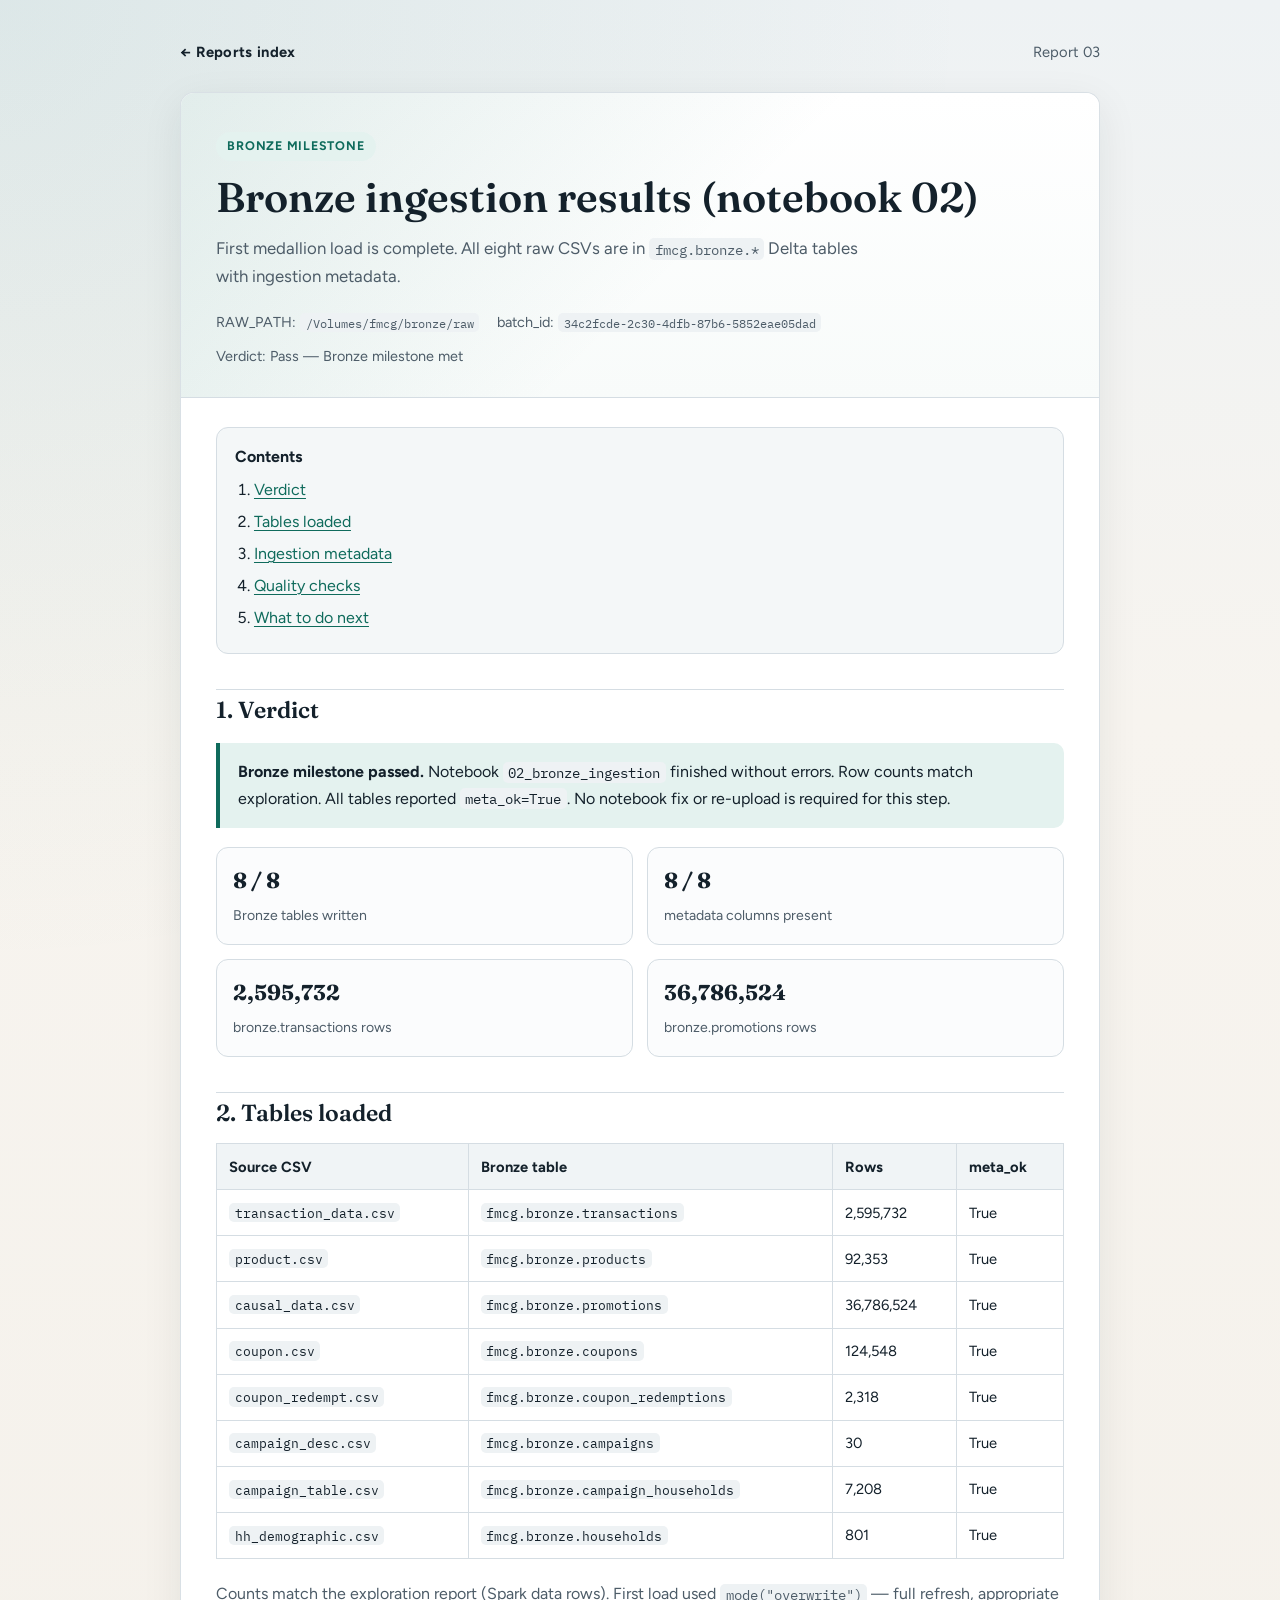
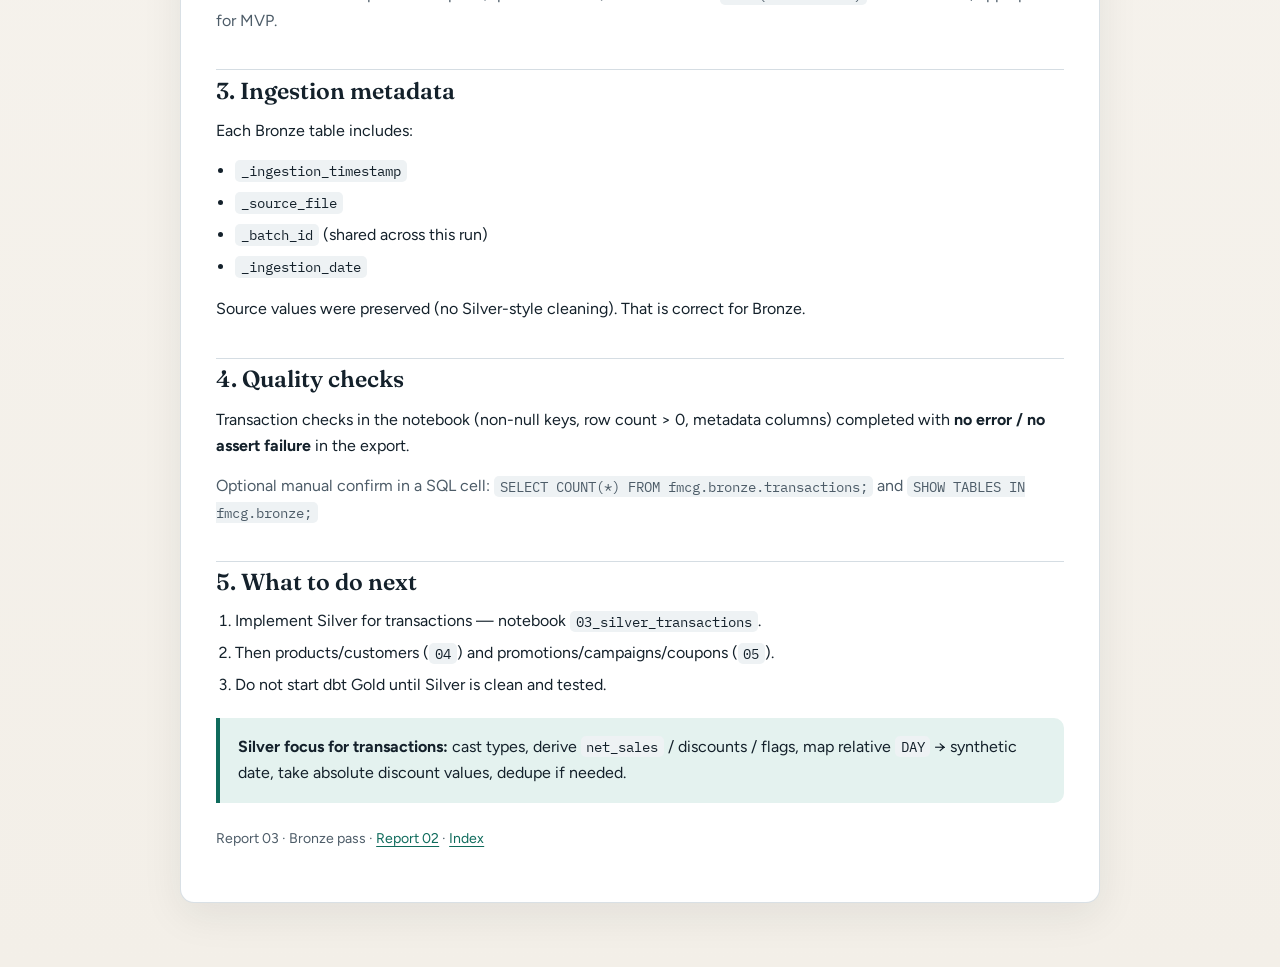
<file: reports/03-bronze-ingestion-results.html>
<!DOCTYPE html>
<html lang="en">
<head>
  <meta charset="UTF-8" />
  <meta name="viewport" content="width=device-width, initial-scale=1" />
  <title>03 — Bronze ingestion results | FMCG Reports</title>
  <link rel="preconnect" href="https://fonts.googleapis.com" />
  <link rel="preconnect" href="https://fonts.gstatic.com" crossorigin />
  <link href="https://fonts.googleapis.com/css2?family=Figtree:wght@400;600;700&family=Fraunces:opsz,wght@9..144,500;9..144,650&family=IBM+Plex+Mono:wght@400;500&display=swap" rel="stylesheet" />
  <link rel="stylesheet" href="assets/report.css" />
</head>
<body>
  <div class="wrap">
    <nav class="topnav">
      <a class="brand" href="index.html">← Reports index</a>
      <span class="muted">Report 03</span>
    </nav>

    <article class="panel">
      <header class="hero">
        <p class="eyebrow">Bronze milestone</p>
        <h1>Bronze ingestion results (notebook 02)</h1>
        <p class="lede">
          First medallion load is complete. All eight raw CSVs are in
          <code>fmcg.bronze.*</code> Delta tables with ingestion metadata.
        </p>
        <div class="meta">
          <span>RAW_PATH: <span class="path">/Volumes/fmcg/bronze/raw</span></span>
          <span>batch_id: <span class="path">34c2fcde-2c30-4dfb-87b6-5852eae05dad</span></span>
          <span>Verdict: Pass — Bronze milestone met</span>
        </div>
      </header>

      <div class="content">
        <nav class="toc">
          <strong>Contents</strong>
          <ol>
            <li><a href="#verdict">Verdict</a></li>
            <li><a href="#loads">Tables loaded</a></li>
            <li><a href="#metadata">Ingestion metadata</a></li>
            <li><a href="#quality">Quality checks</a></li>
            <li><a href="#next">What to do next</a></li>
          </ol>
        </nav>

        <h2 id="verdict">1. Verdict</h2>
        <div class="callout">
          <strong>Bronze milestone passed.</strong>
          Notebook <code>02_bronze_ingestion</code> finished without errors.
          Row counts match exploration. All tables reported <code>meta_ok=True</code>.
          No notebook fix or re-upload is required for this step.
        </div>

        <div class="grid-2">
          <div class="stat"><strong>8 / 8</strong><span>Bronze tables written</span></div>
          <div class="stat"><strong>8 / 8</strong><span>metadata columns present</span></div>
          <div class="stat"><strong>2,595,732</strong><span>bronze.transactions rows</span></div>
          <div class="stat"><strong>36,786,524</strong><span>bronze.promotions rows</span></div>
        </div>

        <h2 id="loads">2. Tables loaded</h2>
        <table>
          <thead>
            <tr>
              <th>Source CSV</th>
              <th>Bronze table</th>
              <th>Rows</th>
              <th>meta_ok</th>
            </tr>
          </thead>
          <tbody>
            <tr><td><code>transaction_data.csv</code></td><td><code>fmcg.bronze.transactions</code></td><td>2,595,732</td><td>True</td></tr>
            <tr><td><code>product.csv</code></td><td><code>fmcg.bronze.products</code></td><td>92,353</td><td>True</td></tr>
            <tr><td><code>causal_data.csv</code></td><td><code>fmcg.bronze.promotions</code></td><td>36,786,524</td><td>True</td></tr>
            <tr><td><code>coupon.csv</code></td><td><code>fmcg.bronze.coupons</code></td><td>124,548</td><td>True</td></tr>
            <tr><td><code>coupon_redempt.csv</code></td><td><code>fmcg.bronze.coupon_redemptions</code></td><td>2,318</td><td>True</td></tr>
            <tr><td><code>campaign_desc.csv</code></td><td><code>fmcg.bronze.campaigns</code></td><td>30</td><td>True</td></tr>
            <tr><td><code>campaign_table.csv</code></td><td><code>fmcg.bronze.campaign_households</code></td><td>7,208</td><td>True</td></tr>
            <tr><td><code>hh_demographic.csv</code></td><td><code>fmcg.bronze.households</code></td><td>801</td><td>True</td></tr>
          </tbody>
        </table>
        <p class="muted">
          Counts match the exploration report (Spark data rows). First load used
          <code>mode("overwrite")</code> — full refresh, appropriate for MVP.
        </p>

        <h2 id="metadata">3. Ingestion metadata</h2>
        <p>Each Bronze table includes:</p>
        <ul>
          <li><code>_ingestion_timestamp</code></li>
          <li><code>_source_file</code></li>
          <li><code>_batch_id</code> (shared across this run)</li>
          <li><code>_ingestion_date</code></li>
        </ul>
        <p>
          Source values were preserved (no Silver-style cleaning). That is correct for Bronze.
        </p>

        <h2 id="quality">4. Quality checks</h2>
        <p>
          Transaction checks in the notebook (non-null keys, row count &gt; 0, metadata columns)
          completed with <strong>no error / no assert failure</strong> in the export.
        </p>
        <p class="muted">
          Optional manual confirm in a SQL cell:
          <code>SELECT COUNT(*) FROM fmcg.bronze.transactions;</code>
          and <code>SHOW TABLES IN fmcg.bronze;</code>
        </p>

        <h2 id="next">5. What to do next</h2>
        <ol>
          <li>Implement Silver for transactions — notebook <code>03_silver_transactions</code>.</li>
          <li>Then products/customers (<code>04</code>) and promotions/campaigns/coupons (<code>05</code>).</li>
          <li>Do not start dbt Gold until Silver is clean and tested.</li>
        </ol>

        <div class="callout">
          <strong>Silver focus for transactions:</strong>
          cast types, derive <code>net_sales</code> / discounts / flags, map relative
          <code>DAY</code> → synthetic date, take absolute discount values, dedupe if needed.
        </div>

        <p class="footer">
          Report 03 · Bronze pass ·
          <a href="02-data-exploration-results.html">Report 02</a> ·
          <a href="index.html">Index</a>
        </p>
      </div>
    </article>
  </div>
</body>
</html>
</file>
<file: reports/assets/report.css>
:root {
  --ink: #14212b;
  --muted: #4d5c68;
  --line: #d5dde3;
  --paper: #f7f4ef;
  --card: #ffffff;
  --accent: #0f6b5c;
  --accent-soft: #e4f2ef;
  --warn: #8a4b12;
  --shadow: 0 12px 40px rgba(20, 33, 43, 0.08);
  --radius: 14px;
  --max: 920px;
}

* { box-sizing: border-box; }

html { scroll-behavior: smooth; }

body {
  margin: 0;
  color: var(--ink);
  background:
    radial-gradient(circle at top left, rgba(15, 107, 92, 0.08), transparent 34%),
    linear-gradient(180deg, #eef2f4 0%, var(--paper) 28%, #f3efe8 100%);
  font-family: "Figtree", "Segoe UI", sans-serif;
  line-height: 1.65;
}

a { color: var(--accent); text-decoration-thickness: 1px; text-underline-offset: 3px; }
a:hover { color: #0a4f44; }

.wrap {
  width: min(var(--max), calc(100% - 2rem));
  margin: 0 auto;
  padding: 2.5rem 0 4rem;
}

.topnav {
  display: flex;
  justify-content: space-between;
  gap: 1rem;
  align-items: center;
  margin-bottom: 1.75rem;
  font-size: 0.92rem;
}

.brand {
  font-weight: 700;
  letter-spacing: 0.02em;
  color: var(--ink);
  text-decoration: none;
}

.panel {
  background: var(--card);
  border: 1px solid rgba(213, 221, 227, 0.9);
  border-radius: var(--radius);
  box-shadow: var(--shadow);
  overflow: hidden;
}

.hero {
  padding: 2.4rem 2.2rem 1.8rem;
  background:
    linear-gradient(135deg, rgba(15, 107, 92, 0.12), transparent 55%),
    linear-gradient(180deg, #fff, #f8fbfa);
  border-bottom: 1px solid var(--line);
}

.eyebrow {
  display: inline-block;
  margin: 0 0 0.75rem;
  padding: 0.28rem 0.7rem;
  border-radius: 999px;
  background: var(--accent-soft);
  color: var(--accent);
  font-size: 0.78rem;
  font-weight: 700;
  letter-spacing: 0.06em;
  text-transform: uppercase;
}

h1, h2, h3 {
  font-family: "Fraunces", Georgia, serif;
  font-weight: 600;
  line-height: 1.2;
  margin: 0 0 0.75rem;
}

h1 { font-size: clamp(1.9rem, 4vw, 2.6rem); }
h2 {
  font-size: 1.45rem;
  margin-top: 2.2rem;
  padding-top: 0.4rem;
  border-top: 1px solid var(--line);
}
h3 { font-size: 1.1rem; margin-top: 1.4rem; }

.lede {
  margin: 0;
  max-width: 42rem;
  color: var(--muted);
  font-size: 1.05rem;
}

.meta {
  display: flex;
  flex-wrap: wrap;
  gap: 0.6rem 1.1rem;
  margin-top: 1.3rem;
  color: var(--muted);
  font-size: 0.9rem;
}

.content { padding: 0.4rem 2.2rem 2.4rem; }

p { margin: 0.85rem 0; color: var(--ink); }
.muted { color: var(--muted); }

ul, ol { margin: 0.6rem 0 1rem; padding-left: 1.2rem; }
li { margin: 0.35rem 0; }

.toc {
  margin: 1.4rem 0 0;
  padding: 1rem 1.1rem;
  background: #f4f7f8;
  border: 1px solid var(--line);
  border-radius: 12px;
}

.toc ol { margin: 0.4rem 0 0; }

.callout {
  margin: 1.2rem 0;
  padding: 1rem 1.1rem;
  border-left: 4px solid var(--accent);
  background: var(--accent-soft);
  border-radius: 0 10px 10px 0;
}

.callout.warn {
  border-left-color: var(--warn);
  background: #f8efe4;
}

table {
  width: 100%;
  border-collapse: collapse;
  margin: 1rem 0 1.4rem;
  font-size: 0.92rem;
}

th, td {
  border: 1px solid var(--line);
  padding: 0.65rem 0.75rem;
  text-align: left;
  vertical-align: top;
}

th {
  background: #f0f4f6;
  font-weight: 700;
}

code, .path {
  font-family: "IBM Plex Mono", ui-monospace, monospace;
  font-size: 0.86em;
  background: #eef2f4;
  padding: 0.1rem 0.35rem;
  border-radius: 5px;
}

.grid-2 {
  display: grid;
  grid-template-columns: repeat(2, minmax(0, 1fr));
  gap: 0.9rem;
}

.stat {
  padding: 0.95rem 1rem;
  border: 1px solid var(--line);
  border-radius: 12px;
  background: #fbfcfd;
}

.stat strong {
  display: block;
  font-family: "Fraunces", Georgia, serif;
  font-size: 1.35rem;
  margin-bottom: 0.2rem;
}

.stat span { color: var(--muted); font-size: 0.88rem; }

.footer {
  margin-top: 1.5rem;
  color: var(--muted);
  font-size: 0.88rem;
}

@media (max-width: 720px) {
  .hero, .content { padding-left: 1.2rem; padding-right: 1.2rem; }
  .grid-2 { grid-template-columns: 1fr; }
}
</file>
